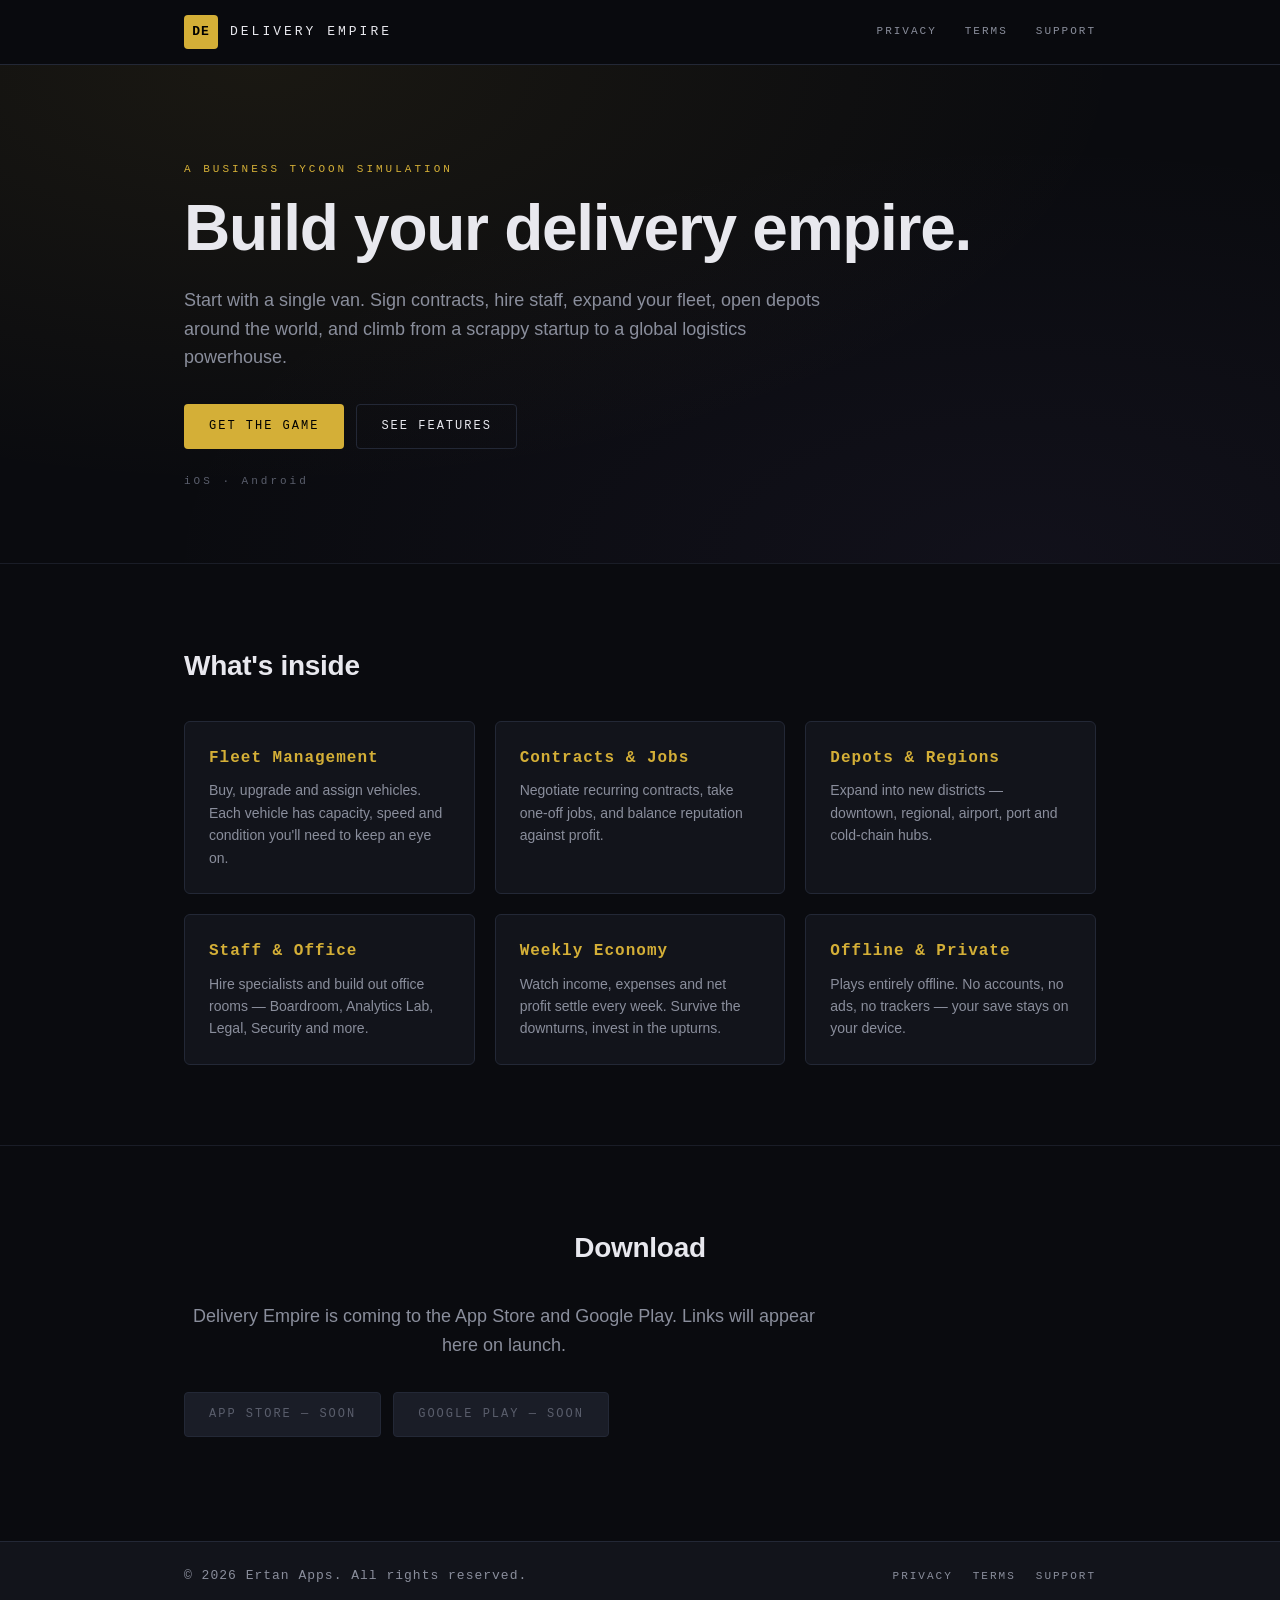
<file: index.html>
<!DOCTYPE html>
<html lang="en">
<head>
<meta charset="UTF-8">
<meta name="viewport" content="width=device-width, initial-scale=1.0">
<meta name="description" content="Delivery Empire — build a global logistics empire, one contract at a time. Available on iOS and Android.">
<title>Delivery Empire</title>
<link rel="stylesheet" href="style.css">
</head>
<body>
<header class="site-header">
  <div class="container header-row">
    <a class="brand" href="index.html">
      <span class="brand-mark">DE</span>
      <span class="brand-name">DELIVERY&nbsp;EMPIRE</span>
    </a>
    <nav class="site-nav">
      <a href="privacy.html">Privacy</a>
      <a href="terms.html">Terms</a>
      <a href="support.html">Support</a>
    </nav>
  </div>
</header>

<main>
  <section class="hero">
    <div class="container">
      <p class="eyebrow">A BUSINESS TYCOON SIMULATION</p>
      <h1>Build your delivery empire.</h1>
      <p class="lede">
        Start with a single van. Sign contracts, hire staff, expand your fleet,
        open depots around the world, and climb from a scrappy startup to a
        global logistics powerhouse.
      </p>
      <div class="cta-row">
        <a class="btn btn-primary" href="#download">Get the game</a>
        <a class="btn btn-ghost" href="#features">See features</a>
      </div>
      <p class="platforms">iOS &middot; Android</p>
    </div>
  </section>

  <section id="features" class="features">
    <div class="container">
      <h2>What's inside</h2>
      <div class="feature-grid">
        <div class="feature">
          <h3>Fleet Management</h3>
          <p>Buy, upgrade and assign vehicles. Each vehicle has capacity, speed and condition you'll need to keep an eye on.</p>
        </div>
        <div class="feature">
          <h3>Contracts &amp; Jobs</h3>
          <p>Negotiate recurring contracts, take one-off jobs, and balance reputation against profit.</p>
        </div>
        <div class="feature">
          <h3>Depots &amp; Regions</h3>
          <p>Expand into new districts — downtown, regional, airport, port and cold-chain hubs.</p>
        </div>
        <div class="feature">
          <h3>Staff &amp; Office</h3>
          <p>Hire specialists and build out office rooms — Boardroom, Analytics Lab, Legal, Security and more.</p>
        </div>
        <div class="feature">
          <h3>Weekly Economy</h3>
          <p>Watch income, expenses and net profit settle every week. Survive the downturns, invest in the upturns.</p>
        </div>
        <div class="feature">
          <h3>Offline &amp; Private</h3>
          <p>Plays entirely offline. No accounts, no ads, no trackers — your save stays on your device.</p>
        </div>
      </div>
    </div>
  </section>

  <section id="download" class="download">
    <div class="container">
      <h2>Download</h2>
      <p class="lede muted">Delivery Empire is coming to the App Store and Google Play. Links will appear here on launch.</p>
      <div class="cta-row">
        <span class="btn btn-disabled">App Store — soon</span>
        <span class="btn btn-disabled">Google Play — soon</span>
      </div>
    </div>
  </section>
</main>

<footer class="site-footer">
  <div class="container footer-row">
    <p>&copy; <span id="year"></span> Ertan Apps. All rights reserved.</p>
    <nav>
      <a href="privacy.html">Privacy</a>
      <a href="terms.html">Terms</a>
      <a href="support.html">Support</a>
    </nav>
  </div>
</footer>

<script>document.getElementById('year').textContent = new Date().getFullYear();</script>
</body>
</html>
</file>
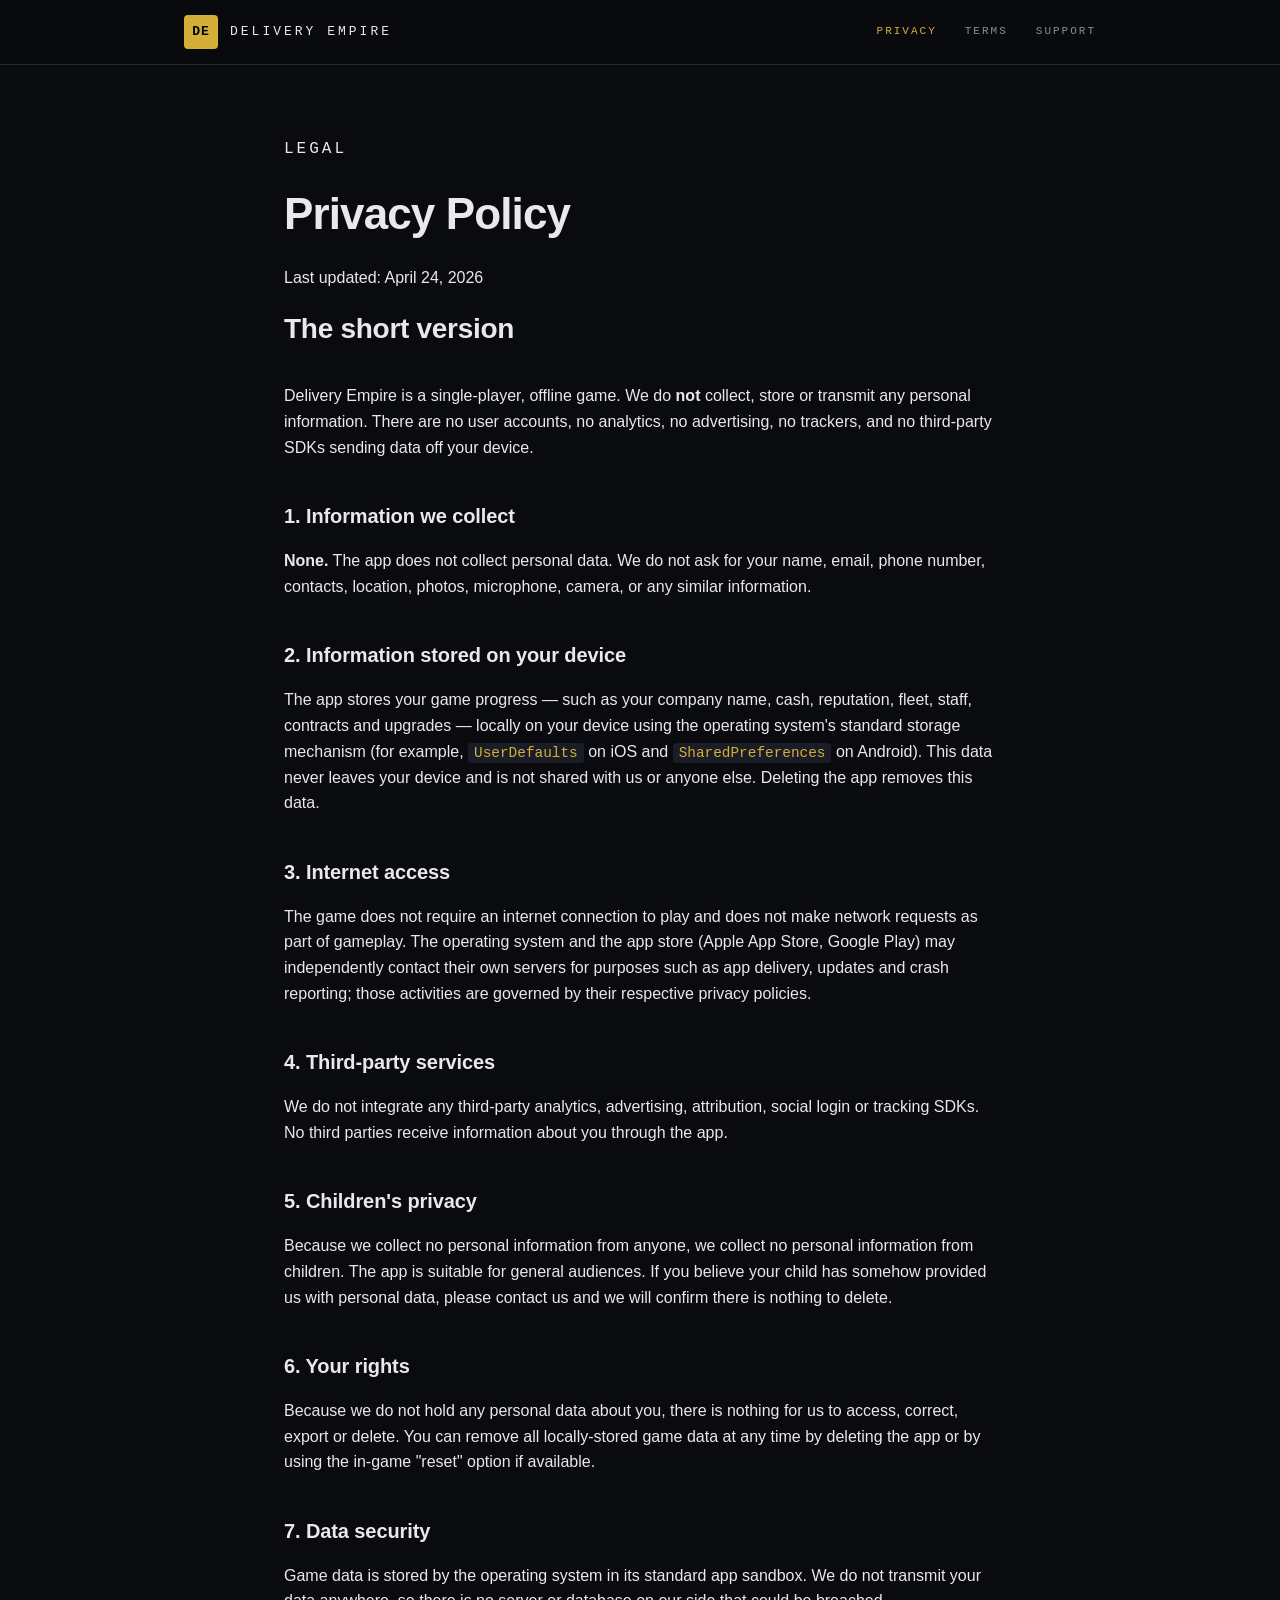
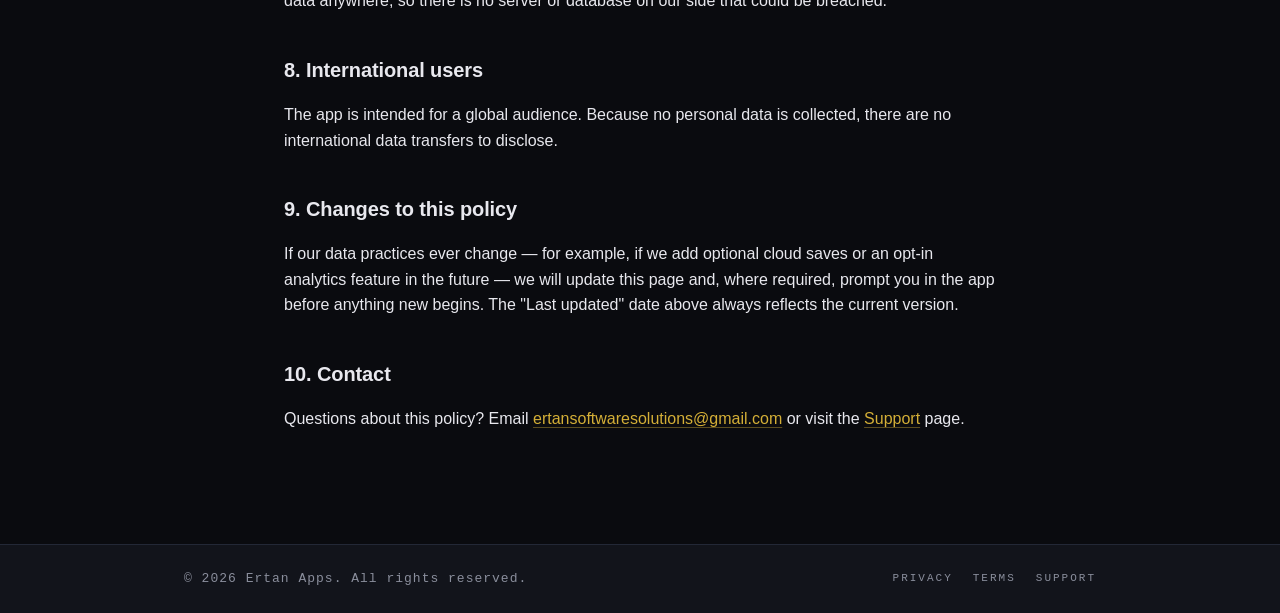
<file: privacy.html>
<!DOCTYPE html>
<html lang="en">
<head>
<meta charset="UTF-8">
<meta name="viewport" content="width=device-width, initial-scale=1.0">
<meta name="description" content="Privacy Policy for Delivery Empire.">
<title>Privacy Policy — Delivery Empire</title>
<link rel="stylesheet" href="style.css">
</head>
<body>
<header class="site-header">
  <div class="container header-row">
    <a class="brand" href="index.html">
      <span class="brand-mark">DE</span>
      <span class="brand-name">DELIVERY&nbsp;EMPIRE</span>
    </a>
    <nav class="site-nav">
      <a href="privacy.html" class="active">Privacy</a>
      <a href="terms.html">Terms</a>
      <a href="support.html">Support</a>
    </nav>
  </div>
</header>

<main>
  <article class="doc container">
    <p class="eyebrow">LEGAL</p>
    <h1>Privacy Policy</h1>
    <p class="muted">Last updated: April 24, 2026</p>

    <h2>The short version</h2>
    <p>
      Delivery Empire is a single-player, offline game. We do <strong>not</strong>
      collect, store or transmit any personal information. There are no user
      accounts, no analytics, no advertising, no trackers, and no third-party
      SDKs sending data off your device.
    </p>

    <h2>1. Information we collect</h2>
    <p>
      <strong>None.</strong> The app does not collect personal data. We do not
      ask for your name, email, phone number, contacts, location, photos,
      microphone, camera, or any similar information.
    </p>

    <h2>2. Information stored on your device</h2>
    <p>
      The app stores your game progress — such as your company name, cash,
      reputation, fleet, staff, contracts and upgrades — locally on your
      device using the operating system's standard storage mechanism
      (for example, <code>UserDefaults</code> on iOS and
      <code>SharedPreferences</code> on Android). This data never leaves your
      device and is not shared with us or anyone else. Deleting the app
      removes this data.
    </p>

    <h2>3. Internet access</h2>
    <p>
      The game does not require an internet connection to play and does not
      make network requests as part of gameplay. The operating system and the
      app store (Apple App Store, Google Play) may independently contact their
      own servers for purposes such as app delivery, updates and crash
      reporting; those activities are governed by their respective privacy
      policies.
    </p>

    <h2>4. Third-party services</h2>
    <p>
      We do not integrate any third-party analytics, advertising, attribution,
      social login or tracking SDKs. No third parties receive information
      about you through the app.
    </p>

    <h2>5. Children's privacy</h2>
    <p>
      Because we collect no personal information from anyone, we collect no
      personal information from children. The app is suitable for general
      audiences. If you believe your child has somehow provided us with
      personal data, please contact us and we will confirm there is nothing
      to delete.
    </p>

    <h2>6. Your rights</h2>
    <p>
      Because we do not hold any personal data about you, there is nothing
      for us to access, correct, export or delete. You can remove all
      locally-stored game data at any time by deleting the app or by using
      the in-game "reset" option if available.
    </p>

    <h2>7. Data security</h2>
    <p>
      Game data is stored by the operating system in its standard app
      sandbox. We do not transmit your data anywhere, so there is no server
      or database on our side that could be breached.
    </p>

    <h2>8. International users</h2>
    <p>
      The app is intended for a global audience. Because no personal data is
      collected, there are no international data transfers to disclose.
    </p>

    <h2>9. Changes to this policy</h2>
    <p>
      If our data practices ever change — for example, if we add optional
      cloud saves or an opt-in analytics feature in the future — we will
      update this page and, where required, prompt you in the app before
      anything new begins. The "Last updated" date above always reflects the
      current version.
    </p>

    <h2>10. Contact</h2>
    <p>
      Questions about this policy? Email
      <a href="mailto:ertansoftwaresolutions@gmail.com">ertansoftwaresolutions@gmail.com</a>
      or visit the <a href="support.html">Support</a> page.
    </p>
  </article>
</main>

<footer class="site-footer">
  <div class="container footer-row">
    <p>&copy; <span id="year"></span> Ertan Apps. All rights reserved.</p>
    <nav>
      <a href="privacy.html">Privacy</a>
      <a href="terms.html">Terms</a>
      <a href="support.html">Support</a>
    </nav>
  </div>
</footer>

<script>document.getElementById('year').textContent = new Date().getFullYear();</script>
</body>
</html>
</file>
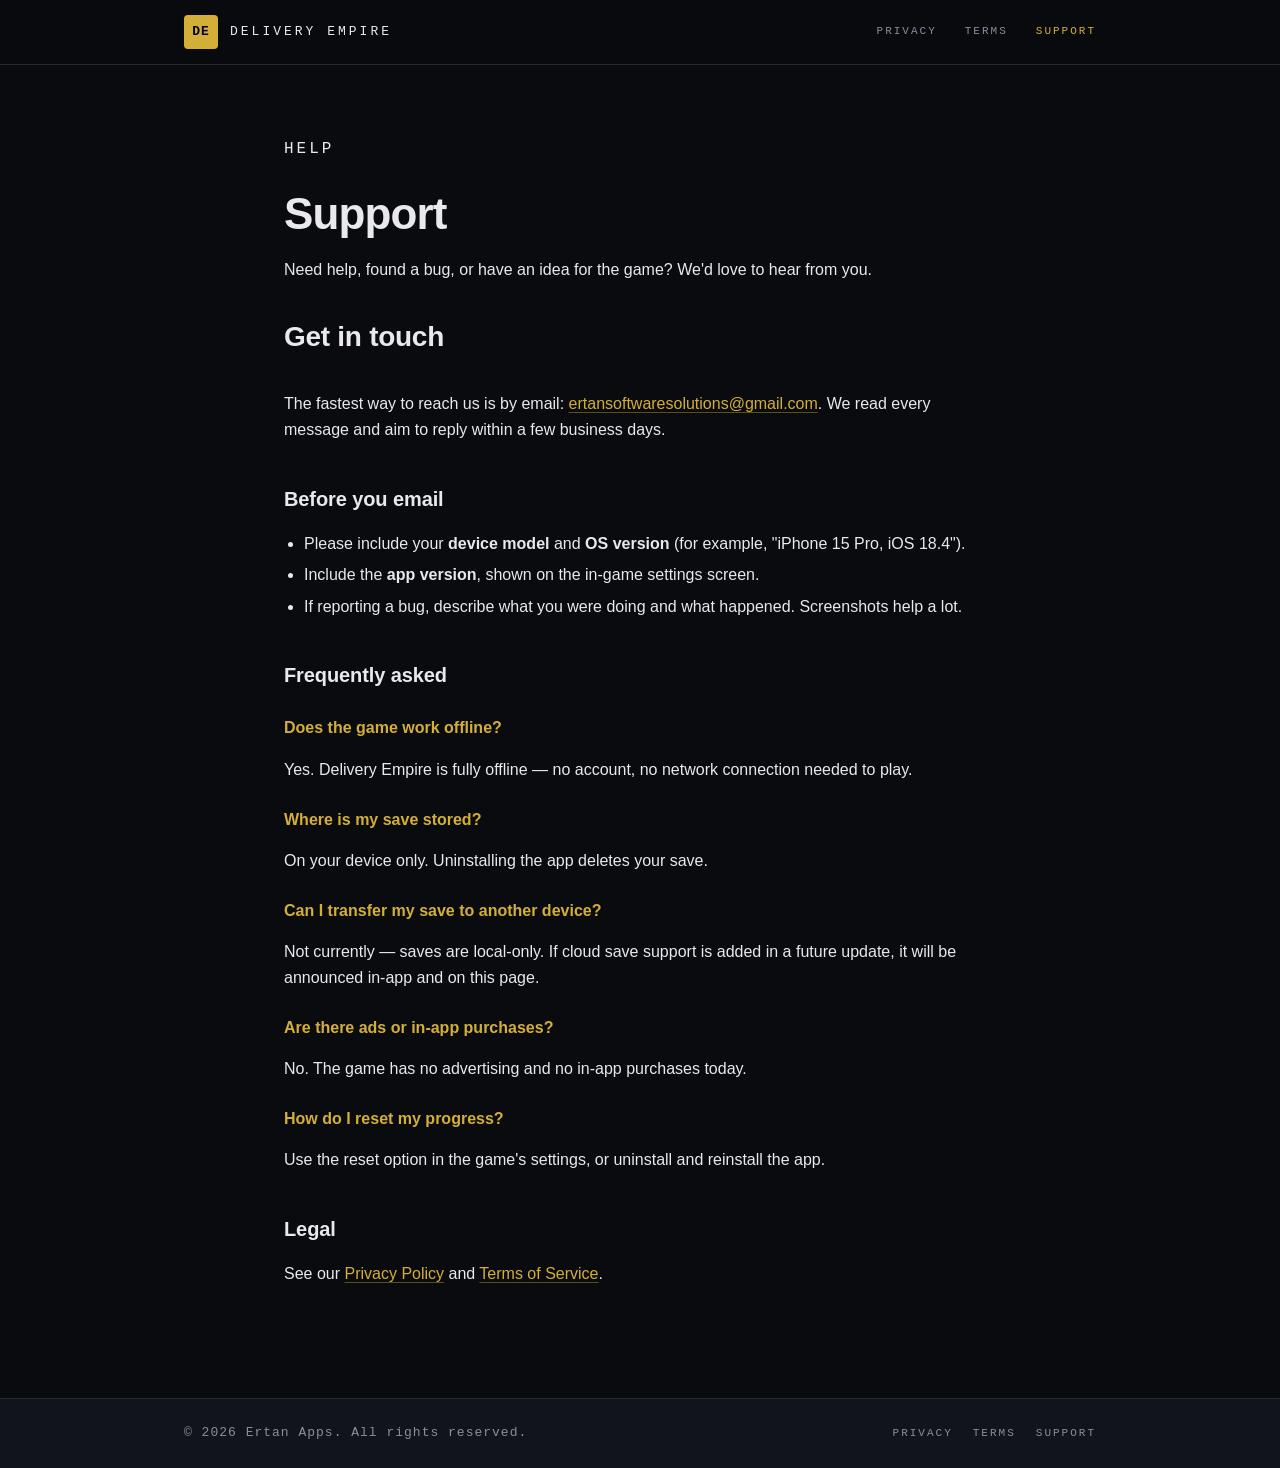
<file: support.html>
<!DOCTYPE html>
<html lang="en">
<head>
<meta charset="UTF-8">
<meta name="viewport" content="width=device-width, initial-scale=1.0">
<meta name="description" content="Support and contact for Delivery Empire.">
<title>Support — Delivery Empire</title>
<link rel="stylesheet" href="style.css">
</head>
<body>
<header class="site-header">
  <div class="container header-row">
    <a class="brand" href="index.html">
      <span class="brand-mark">DE</span>
      <span class="brand-name">DELIVERY&nbsp;EMPIRE</span>
    </a>
    <nav class="site-nav">
      <a href="privacy.html">Privacy</a>
      <a href="terms.html">Terms</a>
      <a href="support.html" class="active">Support</a>
    </nav>
  </div>
</header>

<main>
  <article class="doc container">
    <p class="eyebrow">HELP</p>
    <h1>Support</h1>
    <p class="lede">
      Need help, found a bug, or have an idea for the game? We'd love to
      hear from you.
    </p>

    <h2>Get in touch</h2>
    <p>
      The fastest way to reach us is by email:
      <a href="mailto:ertansoftwaresolutions@gmail.com">ertansoftwaresolutions@gmail.com</a>.
      We read every message and aim to reply within a few business days.
    </p>

    <h2>Before you email</h2>
    <ul>
      <li>Please include your <strong>device model</strong> and
          <strong>OS version</strong> (for example, "iPhone 15 Pro, iOS 18.4").</li>
      <li>Include the <strong>app version</strong>, shown on the in-game
          settings screen.</li>
      <li>If reporting a bug, describe what you were doing and what
          happened. Screenshots help a lot.</li>
    </ul>

    <h2>Frequently asked</h2>

    <h3>Does the game work offline?</h3>
    <p>Yes. Delivery Empire is fully offline — no account, no network
       connection needed to play.</p>

    <h3>Where is my save stored?</h3>
    <p>On your device only. Uninstalling the app deletes your save.</p>

    <h3>Can I transfer my save to another device?</h3>
    <p>Not currently — saves are local-only. If cloud save support is added
       in a future update, it will be announced in-app and on this page.</p>

    <h3>Are there ads or in-app purchases?</h3>
    <p>No. The game has no advertising and no in-app purchases today.</p>

    <h3>How do I reset my progress?</h3>
    <p>Use the reset option in the game's settings, or uninstall and
       reinstall the app.</p>

    <h2>Legal</h2>
    <p>
      See our <a href="privacy.html">Privacy Policy</a> and
      <a href="terms.html">Terms of Service</a>.
    </p>
  </article>
</main>

<footer class="site-footer">
  <div class="container footer-row">
    <p>&copy; <span id="year"></span> Ertan Apps. All rights reserved.</p>
    <nav>
      <a href="privacy.html">Privacy</a>
      <a href="terms.html">Terms</a>
      <a href="support.html">Support</a>
    </nav>
  </div>
</footer>

<script>document.getElementById('year').textContent = new Date().getFullYear();</script>
</body>
</html>
</file>
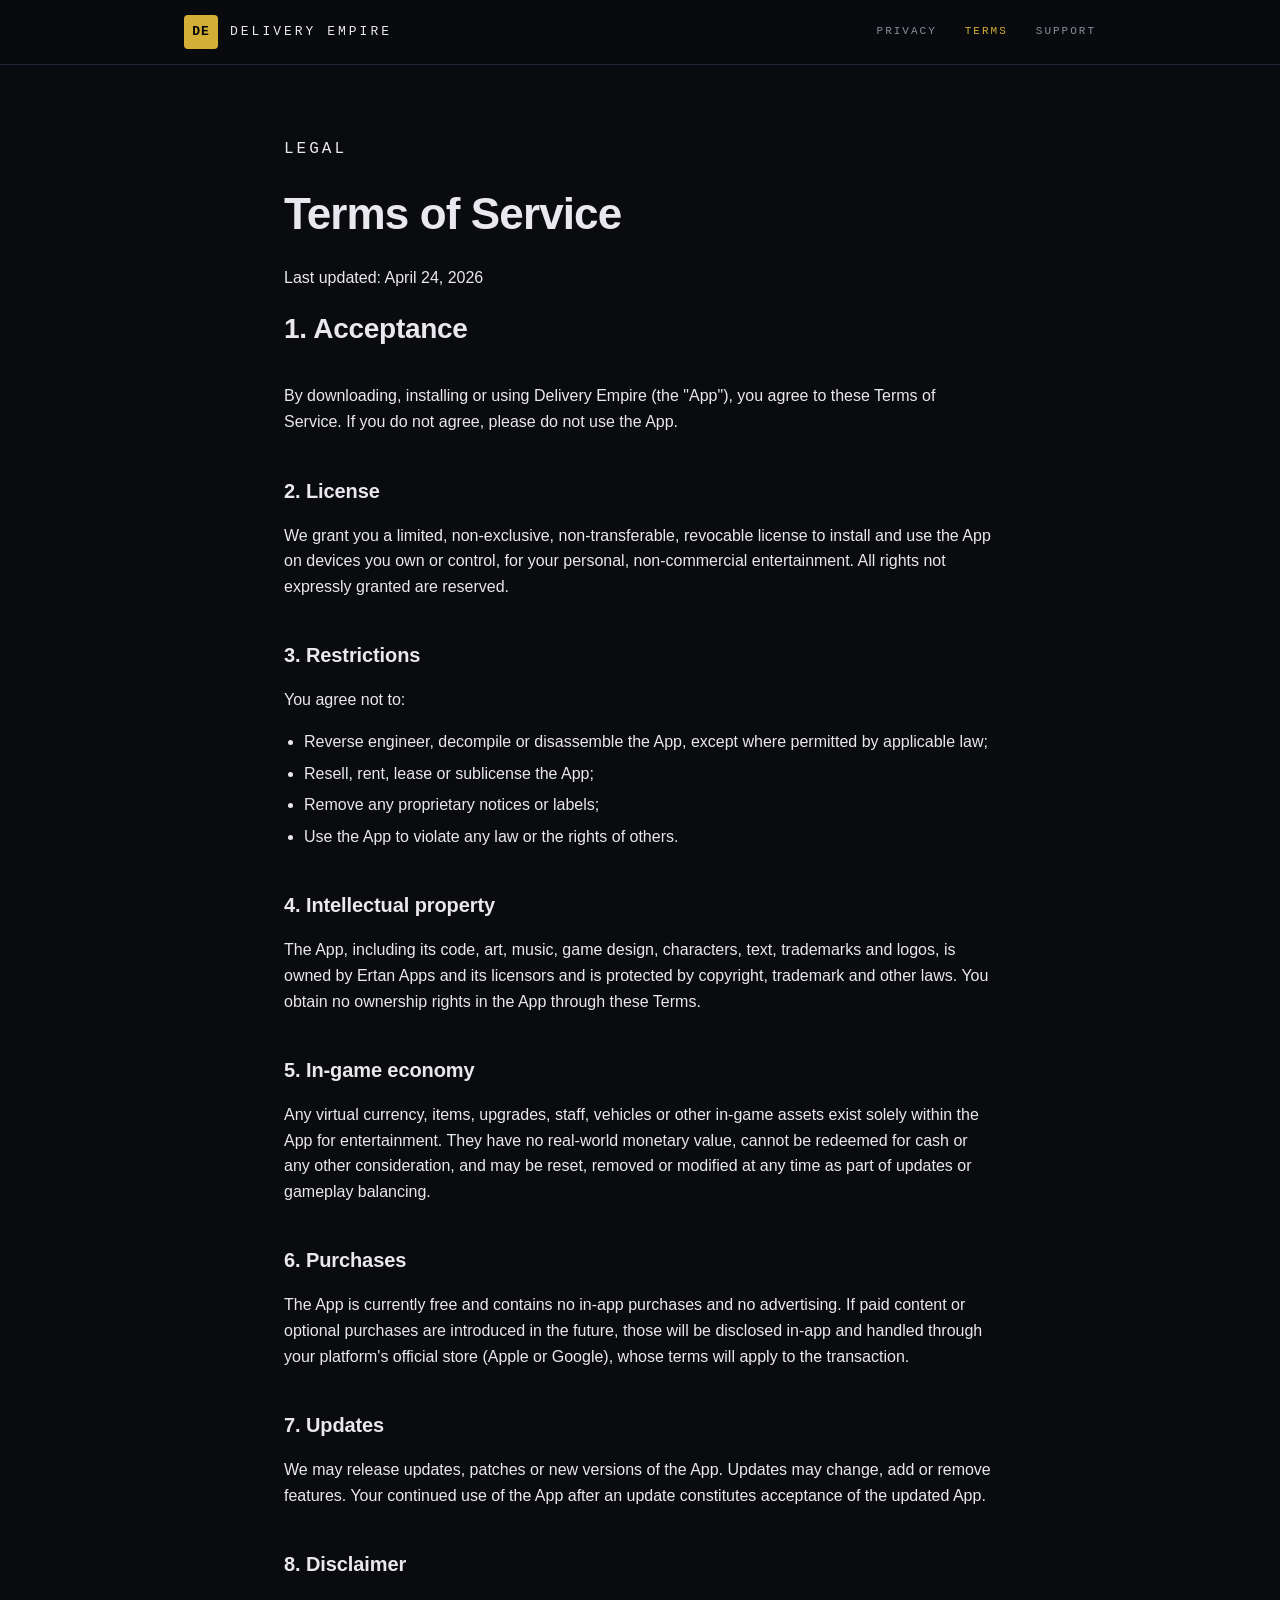
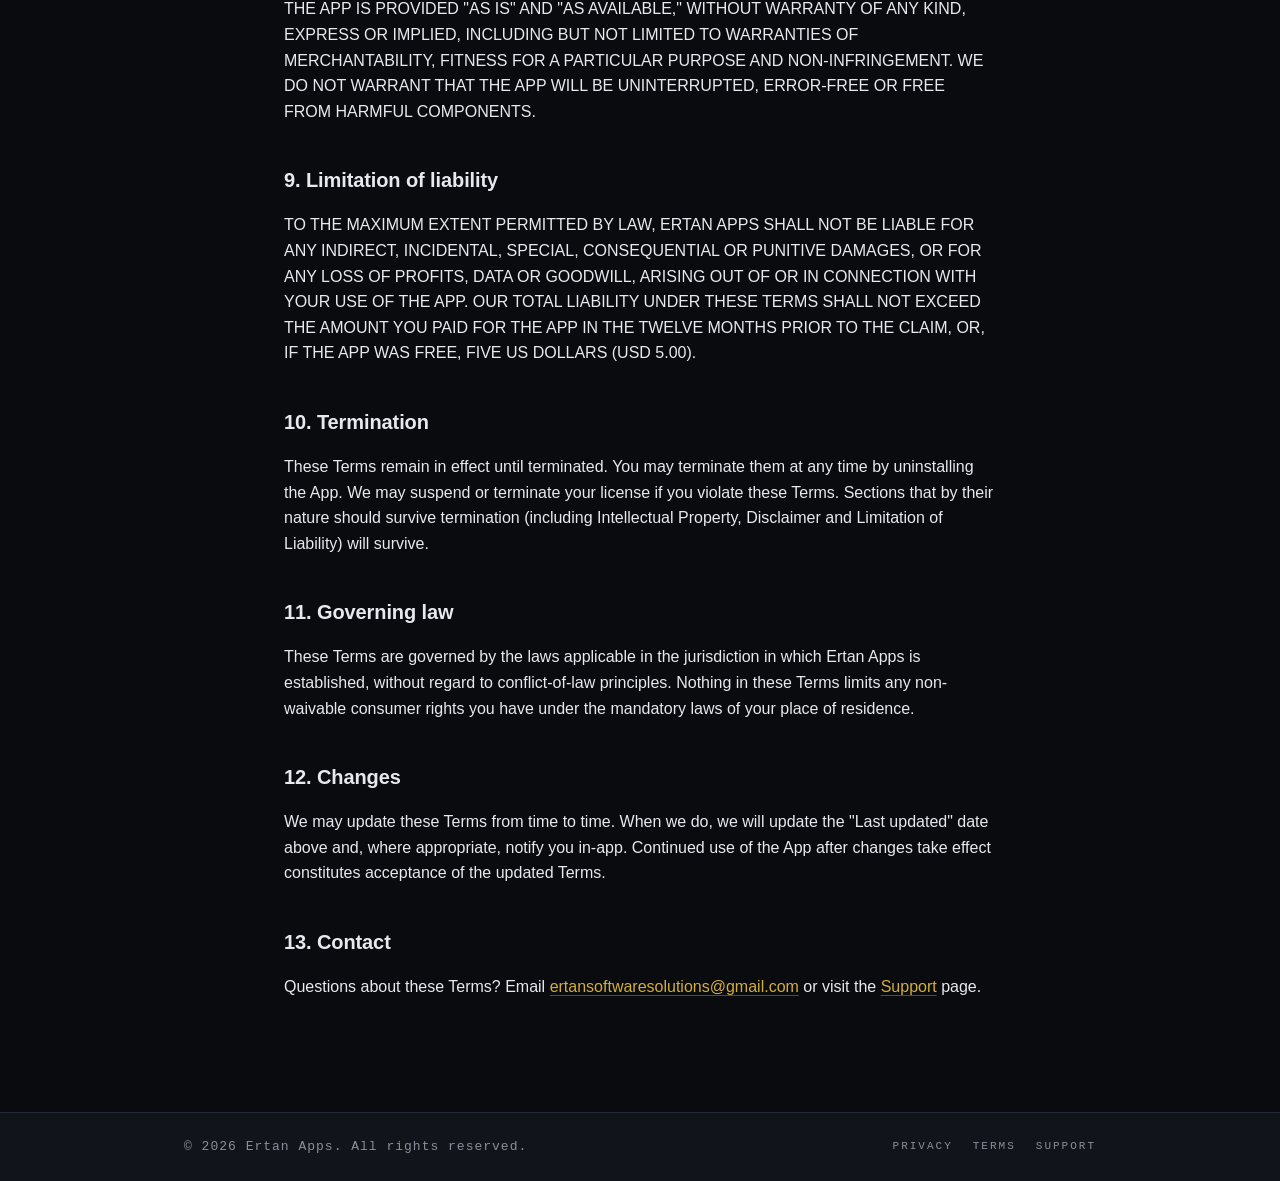
<file: terms.html>
<!DOCTYPE html>
<html lang="en">
<head>
<meta charset="UTF-8">
<meta name="viewport" content="width=device-width, initial-scale=1.0">
<meta name="description" content="Terms of Service for Delivery Empire.">
<title>Terms of Service — Delivery Empire</title>
<link rel="stylesheet" href="style.css">
</head>
<body>
<header class="site-header">
  <div class="container header-row">
    <a class="brand" href="index.html">
      <span class="brand-mark">DE</span>
      <span class="brand-name">DELIVERY&nbsp;EMPIRE</span>
    </a>
    <nav class="site-nav">
      <a href="privacy.html">Privacy</a>
      <a href="terms.html" class="active">Terms</a>
      <a href="support.html">Support</a>
    </nav>
  </div>
</header>

<main>
  <article class="doc container">
    <p class="eyebrow">LEGAL</p>
    <h1>Terms of Service</h1>
    <p class="muted">Last updated: April 24, 2026</p>

    <h2>1. Acceptance</h2>
    <p>
      By downloading, installing or using Delivery Empire (the "App"), you
      agree to these Terms of Service. If you do not agree, please do not
      use the App.
    </p>

    <h2>2. License</h2>
    <p>
      We grant you a limited, non-exclusive, non-transferable, revocable
      license to install and use the App on devices you own or control, for
      your personal, non-commercial entertainment. All rights not expressly
      granted are reserved.
    </p>

    <h2>3. Restrictions</h2>
    <p>You agree not to:</p>
    <ul>
      <li>Reverse engineer, decompile or disassemble the App, except where
          permitted by applicable law;</li>
      <li>Resell, rent, lease or sublicense the App;</li>
      <li>Remove any proprietary notices or labels;</li>
      <li>Use the App to violate any law or the rights of others.</li>
    </ul>

    <h2>4. Intellectual property</h2>
    <p>
      The App, including its code, art, music, game design, characters,
      text, trademarks and logos, is owned by Ertan Apps and its licensors
      and is protected by copyright, trademark and other laws. You obtain no
      ownership rights in the App through these Terms.
    </p>

    <h2>5. In-game economy</h2>
    <p>
      Any virtual currency, items, upgrades, staff, vehicles or other
      in-game assets exist solely within the App for entertainment. They
      have no real-world monetary value, cannot be redeemed for cash or any
      other consideration, and may be reset, removed or modified at any time
      as part of updates or gameplay balancing.
    </p>

    <h2>6. Purchases</h2>
    <p>
      The App is currently free and contains no in-app purchases and no
      advertising. If paid content or optional purchases are introduced in
      the future, those will be disclosed in-app and handled through your
      platform's official store (Apple or Google), whose terms will apply to
      the transaction.
    </p>

    <h2>7. Updates</h2>
    <p>
      We may release updates, patches or new versions of the App. Updates
      may change, add or remove features. Your continued use of the App
      after an update constitutes acceptance of the updated App.
    </p>

    <h2>8. Disclaimer</h2>
    <p>
      THE APP IS PROVIDED "AS IS" AND "AS AVAILABLE," WITHOUT WARRANTY OF
      ANY KIND, EXPRESS OR IMPLIED, INCLUDING BUT NOT LIMITED TO WARRANTIES
      OF MERCHANTABILITY, FITNESS FOR A PARTICULAR PURPOSE AND
      NON-INFRINGEMENT. WE DO NOT WARRANT THAT THE APP WILL BE
      UNINTERRUPTED, ERROR-FREE OR FREE FROM HARMFUL COMPONENTS.
    </p>

    <h2>9. Limitation of liability</h2>
    <p>
      TO THE MAXIMUM EXTENT PERMITTED BY LAW, ERTAN APPS SHALL NOT BE
      LIABLE FOR ANY INDIRECT, INCIDENTAL, SPECIAL, CONSEQUENTIAL OR
      PUNITIVE DAMAGES, OR FOR ANY LOSS OF PROFITS, DATA OR GOODWILL,
      ARISING OUT OF OR IN CONNECTION WITH YOUR USE OF THE APP. OUR TOTAL
      LIABILITY UNDER THESE TERMS SHALL NOT EXCEED THE AMOUNT YOU PAID FOR
      THE APP IN THE TWELVE MONTHS PRIOR TO THE CLAIM, OR, IF THE APP WAS
      FREE, FIVE US DOLLARS (USD 5.00).
    </p>

    <h2>10. Termination</h2>
    <p>
      These Terms remain in effect until terminated. You may terminate them
      at any time by uninstalling the App. We may suspend or terminate your
      license if you violate these Terms. Sections that by their nature
      should survive termination (including Intellectual Property,
      Disclaimer and Limitation of Liability) will survive.
    </p>

    <h2>11. Governing law</h2>
    <p>
      These Terms are governed by the laws applicable in the jurisdiction
      in which Ertan Apps is established, without regard to conflict-of-law
      principles. Nothing in these Terms limits any non-waivable consumer
      rights you have under the mandatory laws of your place of residence.
    </p>

    <h2>12. Changes</h2>
    <p>
      We may update these Terms from time to time. When we do, we will
      update the "Last updated" date above and, where appropriate, notify
      you in-app. Continued use of the App after changes take effect
      constitutes acceptance of the updated Terms.
    </p>

    <h2>13. Contact</h2>
    <p>
      Questions about these Terms? Email
      <a href="mailto:ertansoftwaresolutions@gmail.com">ertansoftwaresolutions@gmail.com</a>
      or visit the <a href="support.html">Support</a> page.
    </p>
  </article>
</main>

<footer class="site-footer">
  <div class="container footer-row">
    <p>&copy; <span id="year"></span> Ertan Apps. All rights reserved.</p>
    <nav>
      <a href="privacy.html">Privacy</a>
      <a href="terms.html">Terms</a>
      <a href="support.html">Support</a>
    </nav>
  </div>
</footer>

<script>document.getElementById('year').textContent = new Date().getFullYear();</script>
</body>
</html>
</file>
<file: style.css>
/* Delivery Empire — site stylesheet
   Dark, monospaced, gold-accented to match the in-game design system. */

:root {
  --bg:          #0a0b0f;
  --bg-raised:  #12141b;
  --bg-soft:    #1a1d27;
  --border:     #232836;
  --border-soft:#1a1d27;
  --text:       #e8e8ee;
  --dim:        #8a8e9c;
  --dim-2:      #5a5e6c;
  --gold:       #d4af37;
  --gold-soft:  #b88f1f;
  --purple:     #8a6fd8;
  --red:        #d04a4a;
}

* { box-sizing: border-box; }

html, body {
  margin: 0;
  padding: 0;
  background: var(--bg);
  color: var(--text);
  font-family: -apple-system, BlinkMacSystemFont, "Segoe UI", Roboto, Helvetica, Arial, sans-serif;
  font-size: 16px;
  line-height: 1.6;
  -webkit-font-smoothing: antialiased;
  -moz-osx-font-smoothing: grayscale;
}

body {
  display: flex;
  flex-direction: column;
  min-height: 100vh;
}

main { flex: 1; }

.container {
  max-width: 960px;
  margin: 0 auto;
  padding: 0 24px;
}

/* ---------- Header ---------- */

.site-header {
  border-bottom: 1px solid var(--border);
  background: rgba(10, 11, 15, 0.85);
  backdrop-filter: blur(8px);
  position: sticky;
  top: 0;
  z-index: 10;
}

.header-row {
  display: flex;
  align-items: center;
  justify-content: space-between;
  height: 64px;
}

.brand {
  display: flex;
  align-items: center;
  gap: 12px;
  text-decoration: none;
  color: var(--text);
}

.brand-mark {
  width: 34px;
  height: 34px;
  display: inline-flex;
  align-items: center;
  justify-content: center;
  background: var(--gold);
  color: #000;
  font-family: "SF Mono", Menlo, Consolas, monospace;
  font-weight: 700;
  font-size: 13px;
  letter-spacing: 1px;
  border-radius: 4px;
}

.brand-name {
  font-family: "SF Mono", Menlo, Consolas, monospace;
  font-size: 13px;
  letter-spacing: 3px;
  color: var(--text);
}

.site-nav {
  display: flex;
  gap: 28px;
}

.site-nav a {
  font-family: "SF Mono", Menlo, Consolas, monospace;
  font-size: 11px;
  letter-spacing: 2px;
  text-transform: uppercase;
  color: var(--dim);
  text-decoration: none;
  transition: color 0.15s ease;
}

.site-nav a:hover,
.site-nav a.active {
  color: var(--gold);
}

/* ---------- Hero ---------- */

.hero {
  padding: 96px 0 72px;
  border-bottom: 1px solid var(--border-soft);
  background:
    radial-gradient(ellipse at 20% 0%, rgba(212, 175, 55, 0.08), transparent 60%),
    radial-gradient(ellipse at 80% 100%, rgba(138, 111, 216, 0.06), transparent 60%);
}

.eyebrow {
  font-family: "SF Mono", Menlo, Consolas, monospace;
  font-size: 11px;
  letter-spacing: 3px;
  text-transform: uppercase;
  color: var(--gold);
  margin: 0 0 16px;
}

.hero h1 {
  font-size: clamp(36px, 6vw, 64px);
  line-height: 1.05;
  margin: 0 0 24px;
  letter-spacing: -0.02em;
  font-weight: 700;
}

.lede {
  font-size: 18px;
  color: var(--dim);
  max-width: 640px;
  margin: 0 0 32px;
}

.lede.muted { color: var(--dim); }

.cta-row {
  display: flex;
  flex-wrap: wrap;
  gap: 12px;
  margin-bottom: 24px;
}

.btn {
  display: inline-block;
  padding: 12px 24px;
  font-family: "SF Mono", Menlo, Consolas, monospace;
  font-size: 12px;
  letter-spacing: 2px;
  text-transform: uppercase;
  text-decoration: none;
  border-radius: 4px;
  border: 1px solid transparent;
  transition: background 0.15s ease, border-color 0.15s ease, color 0.15s ease;
  cursor: pointer;
}

.btn-primary {
  background: var(--gold);
  color: #000;
}
.btn-primary:hover { background: var(--gold-soft); }

.btn-ghost {
  background: transparent;
  color: var(--text);
  border-color: var(--border);
}
.btn-ghost:hover { border-color: var(--gold); color: var(--gold); }

.btn-disabled {
  background: var(--bg-soft);
  color: var(--dim-2);
  border-color: var(--border);
  cursor: not-allowed;
}

.platforms {
  font-family: "SF Mono", Menlo, Consolas, monospace;
  font-size: 11px;
  letter-spacing: 3px;
  color: var(--dim-2);
  margin: 24px 0 0;
}

/* ---------- Features ---------- */

.features {
  padding: 80px 0;
  border-bottom: 1px solid var(--border-soft);
}

.features h2,
.download h2,
.doc h1 + p + h2:first-of-type {
  font-size: 28px;
  margin: 0 0 32px;
  letter-spacing: -0.01em;
}

.feature-grid {
  display: grid;
  grid-template-columns: repeat(auto-fit, minmax(260px, 1fr));
  gap: 20px;
}

.feature {
  background: var(--bg-raised);
  border: 1px solid var(--border);
  border-radius: 6px;
  padding: 24px;
  transition: border-color 0.15s ease;
}
.feature:hover { border-color: var(--gold); }

.feature h3 {
  margin: 0 0 8px;
  font-size: 16px;
  color: var(--gold);
  font-family: "SF Mono", Menlo, Consolas, monospace;
  letter-spacing: 1px;
}

.feature p {
  margin: 0;
  color: var(--dim);
  font-size: 14px;
}

/* ---------- Download ---------- */

.download {
  padding: 80px 0;
  text-align: center;
}

/* ---------- Doc pages (privacy, terms, support) ---------- */

.doc {
  max-width: 760px;
  padding-top: 72px;
  padding-bottom: 96px;
}

.doc h1 {
  font-size: clamp(32px, 5vw, 44px);
  margin: 0 0 8px;
  letter-spacing: -0.02em;
}

.doc h2 {
  font-size: 20px;
  margin: 40px 0 12px;
  letter-spacing: -0.005em;
  color: var(--text);
}

.doc h3 {
  font-size: 16px;
  margin: 24px 0 8px;
  color: var(--gold);
}

.doc p,
.doc li {
  color: var(--text);
  font-size: 16px;
}

.doc ul {
  padding-left: 20px;
  color: var(--text);
}

.doc li + li { margin-top: 6px; }

.doc a {
  color: var(--gold);
  text-decoration: underline;
  text-underline-offset: 3px;
  text-decoration-color: rgba(212, 175, 55, 0.4);
}
.doc a:hover { text-decoration-color: var(--gold); }

.doc code {
  font-family: "SF Mono", Menlo, Consolas, monospace;
  background: var(--bg-soft);
  padding: 2px 6px;
  border-radius: 3px;
  font-size: 0.9em;
  color: var(--gold);
}

.muted { color: var(--dim); }

/* ---------- Footer ---------- */

.site-footer {
  border-top: 1px solid var(--border);
  background: var(--bg-raised);
  padding: 24px 0;
  margin-top: auto;
}

.footer-row {
  display: flex;
  flex-wrap: wrap;
  gap: 16px;
  align-items: center;
  justify-content: space-between;
}

.site-footer p {
  margin: 0;
  color: var(--dim);
  font-size: 13px;
  font-family: "SF Mono", Menlo, Consolas, monospace;
  letter-spacing: 1px;
}

.site-footer nav {
  display: flex;
  gap: 20px;
}

.site-footer nav a {
  color: var(--dim);
  text-decoration: none;
  font-family: "SF Mono", Menlo, Consolas, monospace;
  font-size: 11px;
  letter-spacing: 2px;
  text-transform: uppercase;
}
.site-footer nav a:hover { color: var(--gold); }

/* ---------- Small screens ---------- */

@media (max-width: 600px) {
  .header-row { height: 56px; }
  .site-nav { gap: 16px; }
  .site-nav a { font-size: 10px; letter-spacing: 1.5px; }
  .brand-name { display: none; }
  .hero { padding: 64px 0 48px; }
  .features, .download { padding: 56px 0; }
  .doc { padding-top: 48px; padding-bottom: 64px; }
}
</file>
